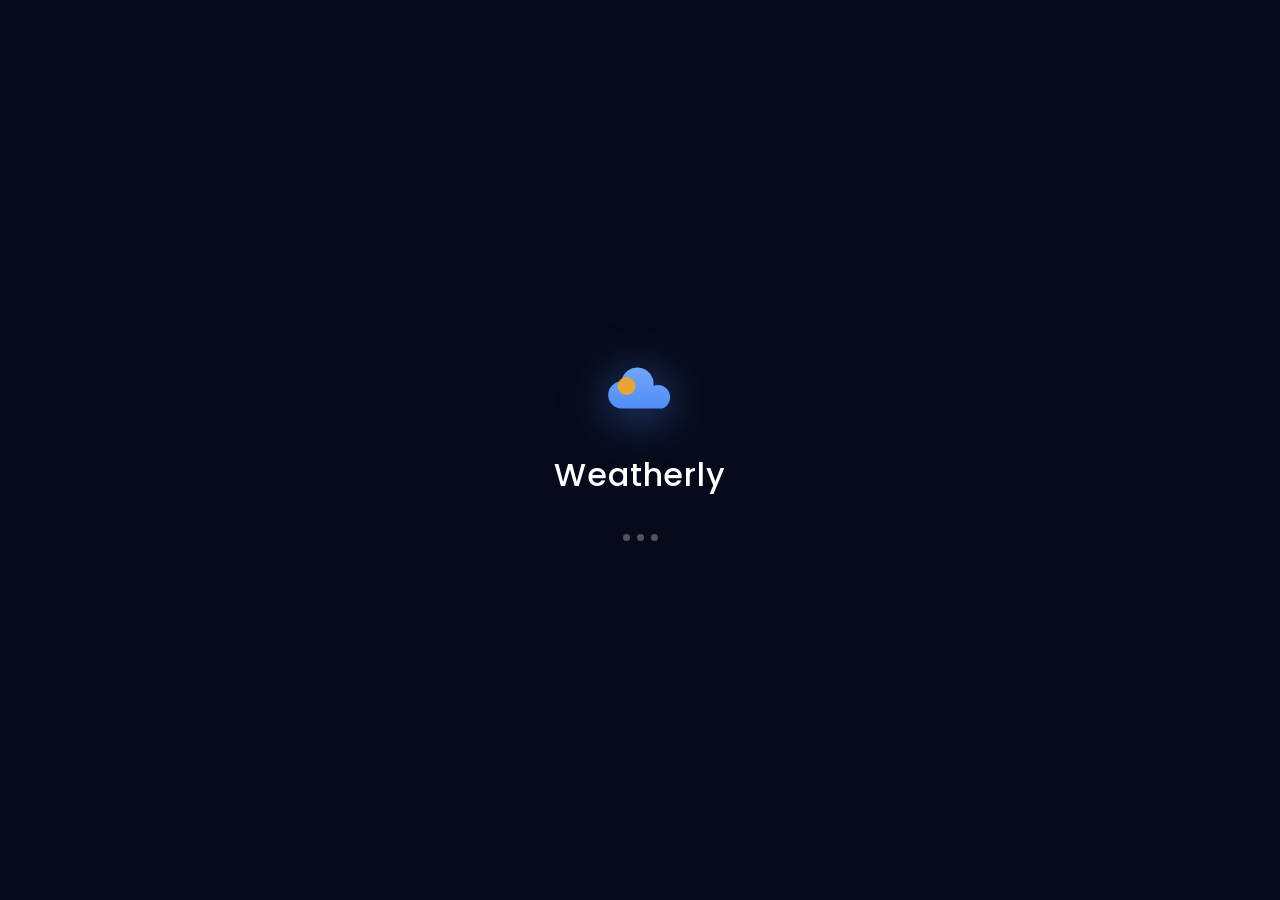
<file: weatherly/index.html>
<!DOCTYPE html>
<html lang="en">
<head>
  <meta charset="UTF-8" />
  <meta name="viewport" content="width=device-width, initial-scale=1.0" />
  <meta name="description" content="Weatherly — Premium weather forecasts for any city worldwide." />
  <title>Weatherly</title>
  <link rel="preconnect" href="https://fonts.googleapis.com" />
  <link rel="preconnect" href="https://fonts.gstatic.com" crossorigin />
  <link href="https://fonts.googleapis.com/css2?family=Poppins:wght@300;400;500;600;700;800&display=swap" rel="stylesheet" />
  <link rel="stylesheet" href="css/style.css" />
  <!-- Record page-load time so splash can enforce a minimum display duration -->
  <script>window._splashStart = Date.now();</script>
</head>
<body>

  <!-- ===== SPLASH SCREEN — visible instantly before any JS runs ===== -->
  <div id="splashScreen" aria-hidden="true" aria-label="Loading Weatherly">
    <div class="splash-logo">
      <div class="splash-cloud-wrap">
        <svg xmlns="http://www.w3.org/2000/svg" viewBox="0 0 32 32" fill="none" class="splash-cloud-svg" aria-hidden="true">
          <path d="M26 22H8a6 6 0 0 1-.3-12A7 7 0 0 1 22 12a5 5 0 0 1 4 10z" fill="#4f8ef7"/>
          <path d="M26 22H8a6 6 0 0 1-.3-12A7 7 0 0 1 22 12a5 5 0 0 1 4 10z" fill="url(#splash-lg)" opacity="0.4"/>
          <circle cx="10" cy="12" r="4" fill="#F5A623" opacity="0.9"/>
          <defs>
            <linearGradient id="splash-lg" x1="0" y1="0" x2="0" y2="1">
              <stop offset="0%" stop-color="#fff" stop-opacity="0.5"/>
              <stop offset="100%" stop-color="#fff" stop-opacity="0"/>
            </linearGradient>
          </defs>
        </svg>
      </div>
      <span class="splash-name">Weatherly</span>
    </div>
    <div class="splash-dots" aria-hidden="true">
      <span></span><span></span><span></span>
    </div>
  </div>

  <!-- ===== HEADER ===== -->
  <header class="app-header" role="banner">
    <div class="header-inner">

      <!-- Hamburger (mobile only) -->
      <button class="hamburger-btn" id="hamburgerBtn" aria-label="Open menu" aria-expanded="false">
        <img src="assets/icons/hamburger.svg" alt="" class="hamburger-icon" aria-hidden="true" />
      </button>

      <!-- Logo (desktop) -->
      <div class="logo" aria-label="Weatherly home">
        <img src="assets/icons/logo-cloud.svg" alt="" class="logo-icon" aria-hidden="true" />
        <span class="logo-text">Weatherly</span>
      </div>

      <!-- Centered title (mobile only) -->
      <span class="header-title-mobile" aria-hidden="true">Weatherly</span>

      <!-- Search (desktop) -->
      <div class="search-wrapper" role="search">
        <form class="search-form" id="searchForm" autocomplete="off">
          <img src="assets/icons/search.svg" alt="" class="search-icon" aria-hidden="true" />
          <input
            type="text"
            id="searchInput"
            class="search-input"
            placeholder="Search for a city..."
            aria-label="Search for a city"
            spellcheck="false"
          />
          <button type="button" class="search-clear-btn" id="searchClearBtn" aria-label="Clear search" hidden>
            <svg viewBox="0 0 24 24" fill="none" width="13" height="13" aria-hidden="true">
              <path d="M18 6L6 18M6 6l12 12" stroke="currentColor" stroke-width="2.5" stroke-linecap="round"/>
            </svg>
          </button>
          <button type="submit" class="search-btn" aria-label="Search">
            <span class="sr-only">Search</span>
          </button>
        </form>
        <!-- Autocomplete dropdown -->
        <ul class="autocomplete-list" id="autocompleteList" role="listbox" aria-label="City suggestions" hidden></ul>
      </div>

      <!-- My Location (beside search bar on desktop) -->
      <button class="location-btn" id="locationBtn" aria-label="Use my current location">
        <img src="assets/icons/location-pin.svg" alt="" class="location-icon" aria-hidden="true" />
        <span class="location-text">My Location</span>
      </button>

      <!-- Desktop navigation tabs (right side of header) -->
      <nav class="header-nav" aria-label="Main navigation">
        <button class="header-nav-item active" data-tab="home" aria-label="Home" aria-current="page">
          <img src="assets/icons/nav-home.svg" alt="" class="header-nav-icon" aria-hidden="true" />
          <span>Home</span>
        </button>
        <button class="header-nav-item" data-tab="search" aria-label="Search">
          <img src="assets/icons/nav-search.svg" alt="" class="header-nav-icon" aria-hidden="true" />
          <span>Search</span>
        </button>
        <button class="header-nav-item" data-tab="favorites" aria-label="Favorites">
          <img src="assets/icons/nav-heart.svg" alt="" class="header-nav-icon" aria-hidden="true" />
          <span>Favorites</span>
        </button>
      </nav>

    </div>
  </header>

  <!-- Mobile search bar (below header, above content) -->
  <div class="mobile-search-bar" role="search" aria-label="Search for a city">
    <div class="mobile-search-inner">
      <form class="search-form" id="mobileSearchForm" autocomplete="off">
        <img src="assets/icons/search.svg" alt="" class="search-icon" aria-hidden="true" />
        <input
          type="text"
          id="mobileSearchInput"
          class="search-input"
          placeholder="Search for a city..."
          aria-label="Search for a city"
          spellcheck="false"
        />
        <button type="button" class="search-clear-btn" id="mobileSearchClearBtn" aria-label="Clear search" hidden>
          <svg viewBox="0 0 24 24" fill="none" width="13" height="13" aria-hidden="true">
            <path d="M18 6L6 18M6 6l12 12" stroke="currentColor" stroke-width="2.5" stroke-linecap="round"/>
          </svg>
        </button>
      </form>
      <ul class="autocomplete-list" id="mobileAutocompleteList" role="listbox" aria-label="City suggestions" hidden></ul>
    </div>
  </div>

  <!-- ===== MAIN CONTENT ===== -->
  <main class="app-main" id="appMain">
    <div class="container">

      <!-- EMPTY STATE — shown before first search -->
      <section class="empty-state" id="emptyState" aria-live="polite">
        <div class="empty-state-icon">
          <img src="assets/icons/partly-cloudy-day.svg" alt="Weather illustration" />
        </div>
        <h2 class="empty-state-title">Welcome to Weatherly</h2>
        <p class="empty-state-text">Get real-time weather for any city in the world.</p>

        <!-- Primary CTA: use current location -->
        <button class="empty-state-location-btn" id="emptyLocationBtn" type="button" aria-label="Use my current location">
          <img src="assets/icons/location-pin.svg" alt="" class="empty-location-icon" aria-hidden="true" />
          Use My Location
        </button>

        <!-- Divider -->
        <div class="empty-state-divider" aria-hidden="true">
          <span class="empty-state-divider-line"></span>
          <span class="empty-state-divider-text">or try a city</span>
          <span class="empty-state-divider-line"></span>
        </div>

        <!-- Popular city quick-picks -->
        <div class="empty-state-cities" role="list" aria-label="Popular cities">
          <button class="empty-city-chip" data-city="London" role="listitem" type="button">London</button>
          <button class="empty-city-chip" data-city="New York" role="listitem" type="button">New York</button>
          <button class="empty-city-chip" data-city="Tokyo" role="listitem" type="button">Tokyo</button>
          <button class="empty-city-chip" data-city="Paris" role="listitem" type="button">Paris</button>
          <button class="empty-city-chip" data-city="Sydney" role="listitem" type="button">Sydney</button>
          <button class="empty-city-chip" data-city="Dubai" role="listitem" type="button">Dubai</button>
        </div>
      </section>

      <!-- ERROR STATE -->
      <div class="error-toast" id="errorToast" role="alert" aria-live="assertive" hidden>
        <img src="assets/icons/alert.svg" alt="" class="error-icon" aria-hidden="true" />
        <span class="error-message" id="errorMessage"></span>
        <button class="error-close" id="errorClose" aria-label="Dismiss error">&times;</button>
      </div>

      <!-- WEATHER CONTENT — hidden until data loads -->
      <div class="weather-content" id="weatherContent" hidden>

        <!-- 1. HERO SECTION -->
        <section class="hero-section" id="heroSection" aria-label="Current weather">
          <div class="hero-bg" id="heroBg" aria-hidden="true">
            <img class="hero-bg-img hero-bg-img--desktop" src="assets/images/hero-desktop.jpg" alt="">
            <img class="hero-bg-img hero-bg-img--mobile"  src="assets/images/hero-mobile.svg"  alt="">
          </div>
          <div class="hero-overlay" aria-hidden="true"></div>
          <div class="hero-body">

            <div class="hero-text">
              <div class="hero-location">
                <img src="assets/icons/location-pin.svg" alt="" class="hero-location-icon" aria-hidden="true" />
                <h1 class="hero-city" id="heroCity">—</h1>
              </div>
              <p class="hero-datetime" id="heroDatetime">—</p>
              <div class="hero-temp-row">
                <span class="hero-temp" id="heroTemp">—</span>
                <span class="hero-unit">°C</span>
              </div>
              <p class="hero-condition" id="heroCondition">—</p>
              <div class="hero-hilo">
                <span class="hero-high" id="heroHigh">
                  <img src="assets/icons/arrow-up.svg" alt="High" class="hilo-icon" aria-hidden="true" /> —
                </span>
                <span class="hero-low" id="heroLow">
                  <img src="assets/icons/arrow-down.svg" alt="Low" class="hilo-icon" aria-hidden="true" /> —
                </span>
              </div>
            </div>

            <div class="hero-illustration" aria-hidden="true">
              <div class="hero-weather-anim" id="heroWeatherIcon" aria-hidden="true"></div>
            </div>

          </div>

          <!-- Three-dots nav button — top-right (mobile only) -->
          <button class="hero-menu-btn" id="heroMenuBtn" aria-label="Open navigation" aria-expanded="false">
            <span class="hero-menu-dot"></span>
            <span class="hero-menu-dot"></span>
            <span class="hero-menu-dot"></span>
          </button>

          <!-- Favorite heart — bottom-right corner of hero card -->
          <button class="hero-fav-btn" id="heroFavBtn" aria-label="Add to favorites" hidden>
            <svg class="hero-fav-icon" viewBox="0 0 24 24" fill="none" stroke="currentColor" stroke-width="2" stroke-linecap="round" stroke-linejoin="round" aria-hidden="true">
              <path d="M20.84 4.61a5.5 5.5 0 0 0-7.78 0L12 5.67l-1.06-1.06a5.5 5.5 0 0 0-7.78 7.78l1.06 1.06L12 21.23l7.78-7.78 1.06-1.06a5.5 5.5 0 0 0 0-7.78z"/>
            </svg>
          </button>
        </section>

        <!-- Floating nav menu (fixed so it's not clipped by hero overflow:hidden) -->
        <div class="hero-nav-menu" id="heroNavMenu" hidden role="menu">
          <button class="hero-nav-option" data-tab="search" role="menuitem">
            <img src="assets/icons/nav-search.svg" class="hero-nav-opt-icon" aria-hidden="true" />
            <span>Search</span>
          </button>
          <button class="hero-nav-option active" data-tab="home" role="menuitem">
            <img src="assets/icons/nav-home.svg" class="hero-nav-opt-icon" aria-hidden="true" />
            <span>Home</span>
          </button>
          <button class="hero-nav-option" data-tab="favorites" role="menuitem">
            <img src="assets/icons/nav-heart.svg" class="hero-nav-opt-icon" aria-hidden="true" />
            <span>Favorites</span>
          </button>
        </div>

        <!-- 2. AIR QUALITY -->
        <section class="bottom-card air-quality-card" aria-label="Air quality">
          <h2 class="card-title">Air Quality</h2>
          <div class="aqi-body">
            <div class="aqi-gauge-wrap">
              <svg class="aqi-gauge" viewBox="0 0 120 120" aria-hidden="true">
                <circle class="aqi-track" cx="60" cy="60" r="50" />
                <circle class="aqi-fill" id="aqiFill" cx="60" cy="60" r="50" />
              </svg>
              <div class="aqi-number-wrap">
                <span class="aqi-number" id="aqiNumber">—</span>
              </div>
            </div>
            <div class="aqi-info">
              <span class="aqi-category" id="aqiCategory">—</span>
              <p class="aqi-description" id="aqiDescription">—</p>
            </div>
          </div>
        </section>

        <!-- 3. HOURLY FORECAST -->
        <section class="forecast-card hourly-section" aria-label="Hourly forecast">
          <div class="card-header">
            <h2 class="card-title">Hourly Forecast</h2>
          </div>
          <div class="hourly-scroll-wrapper">
            <ul class="hourly-list" id="hourlyList" role="list">
              <!-- Populated by ui.js -->
            </ul>
          </div>
        </section>

        <!-- 3. 7-DAY FORECAST -->
        <section class="forecast-card daily-section" aria-label="7-day forecast">
          <div class="card-header">
            <h2 class="card-title">7-Day Forecast</h2>
          </div>
          <ul class="daily-list" id="dailyList" role="list">
            <!-- Populated by ui.js -->
          </ul>
        </section>

        <!-- 4. WEATHER HIGHLIGHTS -->
        <section class="highlights-section" aria-label="Weather highlights">
          <ul class="highlights-grid" id="highlightsGrid">

            <li class="highlight-card" id="hlFeelsLike">
              <div class="highlight-icon-wrap">
                <img src="assets/icons/feels-like.svg" alt="" class="highlight-icon" aria-hidden="true" />
              </div>
              <span class="highlight-label">Feels Like</span>
              <div class="highlight-bottom">
                <span class="highlight-value" id="hlFeelsLikeVal">—</span>
              </div>
            </li>

            <li class="highlight-card" id="hlHumidity">
              <div class="highlight-icon-wrap">
                <img src="assets/icons/humidity.svg" alt="" class="highlight-icon" aria-hidden="true" />
              </div>
              <span class="highlight-label">Humidity</span>
              <div class="highlight-bottom">
                <span class="highlight-value" id="hlHumidityVal">—</span>
              </div>
            </li>

            <li class="highlight-card" id="hlWind">
              <div class="highlight-icon-wrap">
                <img src="assets/icons/wind.svg" alt="" class="highlight-icon" aria-hidden="true" />
              </div>
              <span class="highlight-label">Wind</span>
              <div class="highlight-bottom">
                <span class="highlight-value" id="hlWindVal">—</span>
                <span class="highlight-unit">km/h</span>
              </div>
            </li>

            <li class="highlight-card" id="hlUV">
              <div class="highlight-icon-wrap">
                <img src="assets/icons/uv-index.svg" alt="" class="highlight-icon" aria-hidden="true" />
              </div>
              <span class="highlight-label">UV Index</span>
              <div class="highlight-bottom">
                <span class="highlight-value" id="hlUVVal">—</span>
                <span class="highlight-unit" id="hlUVLabel">—</span>
              </div>
            </li>

            <li class="highlight-card highlight-visibility-card" id="hlVisibility">
              <div class="highlight-icon-wrap">
                <img src="assets/icons/visibility.svg" alt="" class="highlight-icon" aria-hidden="true" />
              </div>
              <span class="highlight-label">Visibility</span>
              <div class="highlight-bottom">
                <span class="highlight-value" id="hlVisibilityVal">—</span>
                <span class="highlight-unit">km</span>
              </div>
            </li>

            <li class="highlight-card" id="hlPressure">
              <div class="highlight-icon-wrap">
                <img src="assets/icons/pressure.svg" alt="" class="highlight-icon" aria-hidden="true" />
              </div>
              <span class="highlight-label">Pressure</span>
              <div class="highlight-bottom">
                <span class="highlight-value" id="hlPressureVal">—</span>
                <span class="highlight-unit">hPa</span>
              </div>
            </li>

          </ul>
        </section>

        <!-- 5. BOTTOM ROW: Sunrise/Sunset + Details -->
        <div class="bottom-row" aria-label="Additional weather details">

          <!-- Sunrise & Sunset -->
          <section class="bottom-card sunrise-card" aria-label="Sunrise and sunset">
            <h2 class="card-title">Sunrise &amp; Sunset</h2>
            <div class="sun-arc-wrap">
              <svg class="sun-arc-svg" viewBox="0 0 280 140" aria-hidden="true">
                <!-- Track arc -->
                <path class="sun-arc-track" d="M 20 130 Q 140 10 260 130" fill="none" />
                <!-- Progress arc (clipped) -->
                <path class="sun-arc-progress" id="sunArcProgress" d="M 20 130 Q 140 10 260 130" fill="none" />
                <!-- Sun dot -->
                <circle class="sun-dot" id="sunDot" cx="20" cy="130" r="8" />
                <!-- Horizon line -->
                <line class="sun-horizon" x1="10" y1="130" x2="270" y2="130" />
              </svg>
              <div class="sun-times">
                <div class="sun-time-item">
                  <img src="assets/icons/sunrise.svg" alt="Sunrise" class="sun-time-icon" />
                  <span class="sun-time-value" id="sunriseTime">—</span>
                </div>
                <div class="sun-time-item sun-time-right">
                  <img src="assets/icons/sunset.svg" alt="Sunset" class="sun-time-icon" />
                  <span class="sun-time-value" id="sunsetTime">—</span>
                </div>
              </div>
            </div>
          </section>

          <!-- Details -->
          <section class="bottom-card details-card" aria-label="Additional details">
            <h2 class="card-title">Details</h2>
            <ul class="details-list">
              <li class="details-row">
                <div class="details-label-wrap">
                  <img src="assets/icons/dew-point.svg" alt="" class="details-icon" aria-hidden="true" />
                  <span class="details-label">Dew Point</span>
                </div>
                <span class="details-value" id="detDewPoint">—</span>
              </li>
              <li class="details-row">
                <div class="details-label-wrap">
                  <img src="assets/icons/cloud-cover.svg" alt="" class="details-icon" aria-hidden="true" />
                  <span class="details-label">Cloud Cover</span>
                </div>
                <span class="details-value" id="detCloudCover">—</span>
              </li>
              <li class="details-row">
                <div class="details-label-wrap">
                  <img src="assets/icons/wind-gust.svg" alt="" class="details-icon" aria-hidden="true" />
                  <span class="details-label">Wind Gust</span>
                </div>
                <span class="details-value" id="detWindGust">—</span>
              </li>
              <li class="details-row">
                <div class="details-label-wrap">
                  <img src="assets/icons/raindrop.svg" alt="" class="details-icon" aria-hidden="true" />
                  <span class="details-label">Chance of Rain</span>
                </div>
                <span class="details-value" id="detRainChance">—</span>
              </li>
            </ul>
          </section>

        </div><!-- /.bottom-row -->

      </div><!-- /#weatherContent -->

      <!-- SEARCH VIEW (replaces Map tab) -->
      <div id="searchView" class="tab-view" hidden>
        <div class="tab-view-header">
          <button class="tab-back-btn" aria-label="Back to home">
            <svg viewBox="0 0 24 24" fill="none" stroke="currentColor" stroke-width="2.5" stroke-linecap="round" stroke-linejoin="round" aria-hidden="true"><path d="M15 18l-6-6 6-6"/></svg>
          </button>
          <h2 class="tab-view-title">Explore Cities</h2>
        </div>
        <div class="search-tab-body">
          <!-- Search input -->
          <div class="search-tab-field">
            <img src="assets/icons/search.svg" alt="" class="search-tab-field-icon" aria-hidden="true" />
            <input type="search" id="searchTabInput" class="search-tab-input" placeholder="Search for a city..." autocomplete="off" aria-label="Search for a city" />
            <button id="searchTabClear" class="search-tab-clear" hidden aria-label="Clear search">✕</button>
          </div>
          <!-- Live results -->
          <ul id="searchTabResults" class="search-tab-results" hidden aria-live="polite"></ul>
          <!-- Recent searches (header row lives inside the list rendered by JS) -->
          <div id="searchTabRecents" class="search-tab-section" hidden>
            <ul id="searchTabRecentList" class="search-tab-list"></ul>
          </div>
          <!-- Popular cities -->
          <div class="search-tab-section">
            <h3 class="search-tab-section-title--light">Popular Cities</h3>
            <div class="search-tab-chips">
              <button class="search-tab-chip" data-city="New York">New York</button>
              <button class="search-tab-chip" data-city="London">London</button>
              <button class="search-tab-chip" data-city="Tokyo">Tokyo</button>
              <button class="search-tab-chip" data-city="Paris">Paris</button>
              <button class="search-tab-chip" data-city="Dubai">Dubai</button>
              <button class="search-tab-chip" data-city="Sydney">Sydney</button>
              <button class="search-tab-chip" data-city="Mumbai">Mumbai</button>
              <button class="search-tab-chip" data-city="Singapore">Singapore</button>
              <button class="search-tab-chip" data-city="Toronto">Toronto</button>
              <button class="search-tab-chip" data-city="Berlin">Berlin</button>
            </div>
          </div>
        </div>
      </div>

      <!-- FAVORITES VIEW (mobile tab) -->
      <div id="favoritesView" class="tab-view" hidden>
        <div class="tab-view-header">
          <button class="tab-back-btn" aria-label="Back to home">
            <svg viewBox="0 0 24 24" fill="none" stroke="currentColor" stroke-width="2.5" stroke-linecap="round" stroke-linejoin="round" aria-hidden="true"><path d="M15 18l-6-6 6-6"/></svg>
          </button>
          <h2 class="tab-view-title">Favorites</h2>
        </div>
        <div id="favoritesList" class="favorites-list">
          <div class="favorites-empty-state">
            <svg viewBox="0 0 64 64" fill="none" xmlns="http://www.w3.org/2000/svg" class="favorites-empty-icon">
              <path d="M32 54L10 34C5 29 5 21 10 16C15 11 23 11 28 16L32 20L36 16C41 11 49 11 54 16C59 21 59 29 54 34L32 54Z" stroke="#90caf9" stroke-width="2.5" fill="none"/>
            </svg>
            <p>No favorites yet. Search for a city and tap the heart to save it.</p>
          </div>
        </div>
        <button class="fav-save-btn" id="favSaveBtn" hidden>
          <svg viewBox="0 0 24 24" fill="currentColor" width="18" height="18"><path d="M12 21.35l-1.45-1.32C5.4 15.36 2 12.28 2 8.5 2 5.42 4.42 3 7.5 3c1.74 0 3.41.81 4.5 2.09C13.09 3.81 14.76 3 16.5 3 19.58 3 22 5.42 22 8.5c0 3.78-3.4 6.86-8.55 11.54L12 21.35z"/></svg>
          Save <span id="favSaveCityName"></span> to Favorites
        </button>
      </div>


      <!-- SKELETON LOADERS -->
      <div class="skeleton-content" id="skeletonContent" hidden aria-hidden="true">
        <div class="skeleton skeleton-hero"></div>
        <div class="skeleton-highlights">
          <div class="skeleton skeleton-hl"></div>
          <div class="skeleton skeleton-hl"></div>
          <div class="skeleton skeleton-hl"></div>
          <div class="skeleton skeleton-hl"></div>
          <div class="skeleton skeleton-hl"></div>
          <div class="skeleton skeleton-hl"></div>
        </div>
        <div class="skeleton skeleton-card"></div>
        <div class="skeleton skeleton-card"></div>
        <div class="skeleton-bottom">
          <div class="skeleton skeleton-bot"></div>
          <div class="skeleton skeleton-bot"></div>
          <div class="skeleton skeleton-bot"></div>
        </div>
      </div>

    </div><!-- /.container -->
  </main>

  <!-- ===== FOOTER ===== -->
  <footer class="app-footer" role="contentinfo">
    <div class="footer-inner">
      <div class="footer-logo">
        <img src="assets/icons/logo-cloud.svg" alt="" class="footer-logo-icon" aria-hidden="true" />
        <span class="footer-logo-text">Weatherly</span>
      </div>
      <p class="footer-copy">&copy; 2025 Weatherly. All rights reserved.</p>
      <nav class="footer-links" aria-label="Footer navigation">
        <a href="#" class="footer-link">Privacy Policy</a>
        <span class="footer-sep" aria-hidden="true">&middot;</span>
        <a href="#" class="footer-link">Terms of Service</a>
      </nav>
    </div>
  </footer>

  <!-- ===== MOBILE BOTTOM NAV ===== -->
  <nav class="mobile-nav" id="mobileNav" aria-label="Mobile navigation">
    <button class="mobile-nav-item" data-tab="search" aria-label="Search">
      <img src="assets/icons/nav-search.svg" alt="" class="mobile-nav-icon" aria-hidden="true" />
      <span class="mobile-nav-label">Search</span>
    </button>
    <button class="mobile-nav-item active" data-tab="home" aria-label="Home" aria-current="page">
      <img src="assets/icons/nav-home.svg" alt="" class="mobile-nav-icon" aria-hidden="true" />
      <span class="mobile-nav-label">Home</span>
    </button>
    <button class="mobile-nav-item" data-tab="favorites" aria-label="Favorites">
      <img src="assets/icons/nav-heart.svg" alt="" class="mobile-nav-icon" aria-hidden="true" />
      <span class="mobile-nav-label">Favorites</span>
    </button>
  </nav>

  <!-- ===== SCRIPTS ===== -->
  <script src="js/sounds.js"></script>
  <script src="js/forecast.js"></script>
  <script src="js/api.js"></script>
  <script src="js/geolocation.js"></script>
  <script src="js/search.js"></script>
  <script src="js/ui.js"></script>
  <script src="js/app.js"></script>

</body>
</html>
</file>
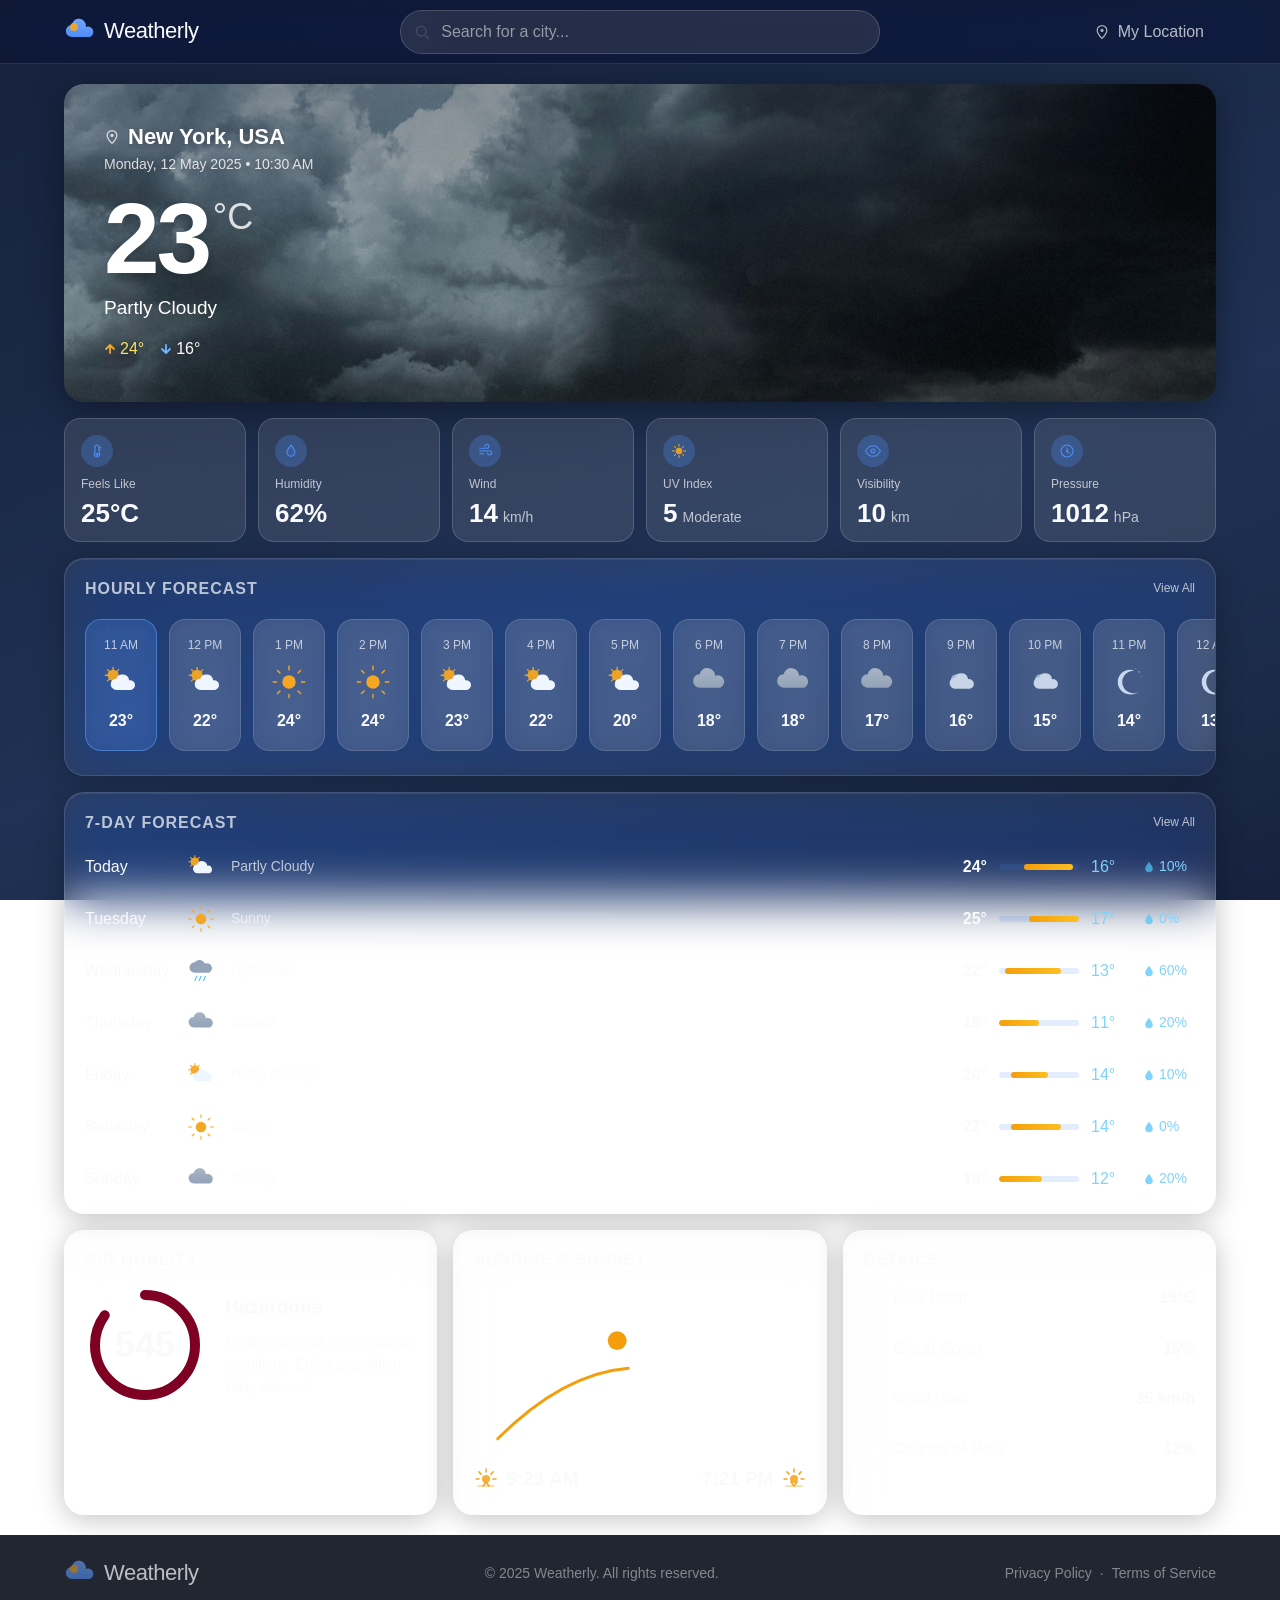
<file: weatherly/demo.html>
<!DOCTYPE html>
<html lang="en">
<head>
  <meta charset="UTF-8" />
  <meta name="viewport" content="width=device-width, initial-scale=1.0" />
  <title>Weatherly — Demo</title>
  <link rel="preconnect" href="https://fonts.googleapis.com" />
  <link rel="preconnect" href="https://fonts.gstatic.com" crossorigin />
  <link href="https://fonts.googleapis.com/css2?family=Inter:wght@300;400;500;600;700&display=swap" rel="stylesheet" />
  <link rel="stylesheet" href="css/style.css" />
</head>
<body>

  <header class="app-header" role="banner">
    <div class="header-inner">
      <button class="hamburger-btn" aria-label="Open menu">
        <img src="assets/icons/hamburger.svg" alt="" class="hamburger-icon" aria-hidden="true" />
      </button>
      <div class="logo">
        <img src="assets/icons/logo-cloud.svg" alt="" class="logo-icon" aria-hidden="true" />
        <span class="logo-text">Weatherly</span>
      </div>
      <span class="header-title-mobile" aria-hidden="true">Weatherly</span>
      <div class="search-wrapper" role="search">
        <form class="search-form" id="searchForm" autocomplete="off">
          <img src="assets/icons/search.svg" alt="" class="search-icon" aria-hidden="true" />
          <input type="text" id="searchInput" class="search-input" placeholder="Search for a city..." aria-label="Search for a city" spellcheck="false" />
          <button type="submit" class="search-btn" aria-label="Search"><span class="sr-only">Search</span></button>
        </form>
        <ul class="autocomplete-list" id="autocompleteList" role="listbox" hidden></ul>
      </div>
      <button class="location-btn" id="locationBtn" aria-label="Use my current location">
        <img src="assets/icons/location-pin.svg" alt="" class="location-icon" aria-hidden="true" />
        <span class="location-text">My Location</span>
      </button>
    </div>
  </header>

  <!-- Mobile search bar -->
  <div class="mobile-search-bar">
    <form class="search-form" autocomplete="off">
      <img src="assets/icons/search.svg" alt="" class="search-icon" aria-hidden="true" />
      <input type="text" class="search-input" placeholder="Search for a city..." aria-label="Search for a city" />
    </form>
  </div>

  <main class="app-main" id="appMain">
    <div class="container">
      <section class="empty-state" id="emptyState" aria-live="polite" hidden></section>
      <div class="error-toast" id="errorToast" role="alert" aria-live="assertive" hidden>
        <img src="assets/icons/alert.svg" alt="" class="error-icon" aria-hidden="true" />
        <span class="error-message" id="errorMessage"></span>
        <button class="error-close" id="errorClose" aria-label="Dismiss error">&times;</button>
      </div>

      <div class="weather-content" id="weatherContent">

        <section class="hero-section" id="heroSection" aria-label="Current weather">
          <div class="hero-bg" id="heroBg" aria-hidden="true">
            <img class="hero-bg-img hero-bg-img--desktop" src="assets/images/hero-desktop.jpg" alt="">
            <img class="hero-bg-img hero-bg-img--mobile"  src="assets/images/hero-mobile.svg"  alt="">
          </div>
          <div class="hero-overlay" aria-hidden="true"></div>
          <div class="hero-body">
            <div class="hero-text">
              <div class="hero-location">
                <img src="assets/icons/location-pin.svg" alt="" class="hero-location-icon" aria-hidden="true" />
                <h1 class="hero-city" id="heroCity">New York, USA</h1>
              </div>
              <p class="hero-datetime" id="heroDatetime">Monday, 12 May 2025 • 10:30 AM</p>
              <div class="hero-temp-row">
                <span class="hero-temp" id="heroTemp">23</span>
                <span class="hero-unit">°C</span>
              </div>
              <p class="hero-condition" id="heroCondition">Partly Cloudy</p>
              <div class="hero-hilo">
                <span class="hero-high" id="heroHigh">
                  <img src="assets/icons/arrow-up.svg" alt="High" class="hilo-icon" /> 24°
                </span>
                <span class="hero-low" id="heroLow">
                  <img src="assets/icons/arrow-down.svg" alt="Low" class="hilo-icon" /> 16°
                </span>
              </div>
            </div>
            <div class="hero-illustration" aria-hidden="true">
              <img src="assets/icons/partly-cloudy-day.svg" alt="" class="hero-weather-icon" id="heroWeatherIcon" />
            </div>
          </div>
        </section>

        <section class="highlights-section" aria-label="Weather highlights">
          <ul class="highlights-grid" id="highlightsGrid">
            <li class="highlight-card">
              <div class="highlight-icon-wrap"><img src="assets/icons/feels-like.svg" alt="" class="highlight-icon" /></div>
              <span class="highlight-label">Feels Like</span>
              <div class="highlight-bottom">
                <span class="highlight-value">25°C</span>
              </div>
            </li>
            <li class="highlight-card">
              <div class="highlight-icon-wrap"><img src="assets/icons/humidity.svg" alt="" class="highlight-icon" /></div>
              <span class="highlight-label">Humidity</span>
              <div class="highlight-bottom">
                <span class="highlight-value">62%</span>
              </div>
            </li>
            <li class="highlight-card">
              <div class="highlight-icon-wrap"><img src="assets/icons/wind.svg" alt="" class="highlight-icon" /></div>
              <span class="highlight-label">Wind</span>
              <div class="highlight-bottom">
                <span class="highlight-value">14</span>
                <span class="highlight-unit">km/h</span>
              </div>
            </li>
            <li class="highlight-card">
              <div class="highlight-icon-wrap"><img src="assets/icons/uv-index.svg" alt="" class="highlight-icon" /></div>
              <span class="highlight-label">UV Index</span>
              <div class="highlight-bottom">
                <span class="highlight-value">5</span>
                <span class="highlight-unit">Moderate</span>
              </div>
            </li>
            <li class="highlight-card highlight-visibility-card">
              <div class="highlight-icon-wrap"><img src="assets/icons/visibility.svg" alt="" class="highlight-icon" /></div>
              <span class="highlight-label">Visibility</span>
              <div class="highlight-bottom">
                <span class="highlight-value">10</span>
                <span class="highlight-unit">km</span>
              </div>
            </li>
            <li class="highlight-card">
              <div class="highlight-icon-wrap"><img src="assets/icons/pressure.svg" alt="" class="highlight-icon" /></div>
              <span class="highlight-label">Pressure</span>
              <div class="highlight-bottom">
                <span class="highlight-value">1012</span>
                <span class="highlight-unit">hPa</span>
              </div>
            </li>
          </ul>
        </section>

        <section class="forecast-card hourly-section" aria-label="Hourly forecast">
          <div class="card-header">
            <h2 class="card-title">Hourly Forecast</h2>
            <a href="#" class="card-view-all">View All</a>
          </div>
          <div class="hourly-scroll-wrapper">
            <ul class="hourly-list" id="hourlyList" role="list">
              <li class="hour-card current"><span class="hour-time">11 AM</span><img class="hour-icon" src="assets/icons/partly-cloudy-day.svg" alt="" /><span class="hour-temp">23°</span></li>
              <li class="hour-card"><span class="hour-time">12 PM</span><img class="hour-icon" src="assets/icons/partly-cloudy-day.svg" alt="" /><span class="hour-temp">22°</span></li>
              <li class="hour-card"><span class="hour-time">1 PM</span><img class="hour-icon" src="assets/icons/clear-day.svg" alt="" /><span class="hour-temp">24°</span></li>
              <li class="hour-card"><span class="hour-time">2 PM</span><img class="hour-icon" src="assets/icons/clear-day.svg" alt="" /><span class="hour-temp">24°</span></li>
              <li class="hour-card"><span class="hour-time">3 PM</span><img class="hour-icon" src="assets/icons/partly-cloudy-day.svg" alt="" /><span class="hour-temp">23°</span></li>
              <li class="hour-card"><span class="hour-time">4 PM</span><img class="hour-icon" src="assets/icons/partly-cloudy-day.svg" alt="" /><span class="hour-temp">22°</span></li>
              <li class="hour-card"><span class="hour-time">5 PM</span><img class="hour-icon" src="assets/icons/partly-cloudy-day.svg" alt="" /><span class="hour-temp">20°</span></li>
              <li class="hour-card"><span class="hour-time">6 PM</span><img class="hour-icon" src="assets/icons/cloudy.svg" alt="" /><span class="hour-temp">18°</span></li>
              <li class="hour-card"><span class="hour-time">7 PM</span><img class="hour-icon" src="assets/icons/cloudy.svg" alt="" /><span class="hour-temp">18°</span></li>
              <li class="hour-card"><span class="hour-time">8 PM</span><img class="hour-icon" src="assets/icons/cloudy.svg" alt="" /><span class="hour-temp">17°</span></li>
              <li class="hour-card"><span class="hour-time">9 PM</span><img class="hour-icon" src="assets/icons/partly-cloudy-night.svg" alt="" /><span class="hour-temp">16°</span></li>
              <li class="hour-card"><span class="hour-time">10 PM</span><img class="hour-icon" src="assets/icons/partly-cloudy-night.svg" alt="" /><span class="hour-temp">15°</span></li>
              <li class="hour-card"><span class="hour-time">11 PM</span><img class="hour-icon" src="assets/icons/clear-night.svg" alt="" /><span class="hour-temp">14°</span></li>
              <li class="hour-card"><span class="hour-time">12 AM</span><img class="hour-icon" src="assets/icons/clear-night.svg" alt="" /><span class="hour-temp">13°</span></li>
              <li class="hour-card"><span class="hour-time">1 AM</span><img class="hour-icon" src="assets/icons/clear-night.svg" alt="" /><span class="hour-temp">12°</span></li>
              <li class="hour-card"><span class="hour-time">2 AM</span><img class="hour-icon" src="assets/icons/clear-night.svg" alt="" /><span class="hour-temp">12°</span></li>
              <li class="hour-card"><span class="hour-time">3 AM</span><img class="hour-icon" src="assets/icons/clear-night.svg" alt="" /><span class="hour-temp">11°</span></li>
              <li class="hour-card"><span class="hour-time">4 AM</span><img class="hour-icon" src="assets/icons/clear-night.svg" alt="" /><span class="hour-temp">11°</span></li>
              <li class="hour-card"><span class="hour-time">5 AM</span><img class="hour-icon" src="assets/icons/clear-night.svg" alt="" /><span class="hour-temp">11°</span></li>
              <li class="hour-card"><span class="hour-time">6 AM</span><img class="hour-icon" src="assets/icons/partly-cloudy-day.svg" alt="" /><span class="hour-temp">12°</span></li>
              <li class="hour-card"><span class="hour-time">7 AM</span><img class="hour-icon" src="assets/icons/partly-cloudy-day.svg" alt="" /><span class="hour-temp">14°</span></li>
              <li class="hour-card"><span class="hour-time">8 AM</span><img class="hour-icon" src="assets/icons/partly-cloudy-day.svg" alt="" /><span class="hour-temp">16°</span></li>
              <li class="hour-card"><span class="hour-time">9 AM</span><img class="hour-icon" src="assets/icons/clear-day.svg" alt="" /><span class="hour-temp">18°</span></li>
              <li class="hour-card"><span class="hour-time">10 AM</span><img class="hour-icon" src="assets/icons/clear-day.svg" alt="" /><span class="hour-temp">21°</span></li>
            </ul>
          </div>
        </section>

        <section class="forecast-card daily-section" aria-label="7-day forecast">
          <div class="card-header">
            <h2 class="card-title">7-Day Forecast</h2>
            <a href="#" class="card-view-all">View All</a>
          </div>
          <ul class="daily-list" id="dailyList" role="list">
            <li class="day-row"><span class="day-name"><span class="day-name-long">Today</span><span class="day-name-short">Today</span></span><img class="day-icon" src="assets/icons/partly-cloudy-day.svg" alt="" /><span class="day-condition">Partly Cloudy</span><span class="day-high">24°</span><div class="day-temp-bar-track"><div class="day-temp-bar-fill" style="margin-left:31%;width:62%;"></div></div><span class="day-low">16°</span><span class="day-rain"><img class="day-rain-icon" src="assets/icons/raindrop.svg" alt="" />10%</span></li>
            <li class="day-row"><span class="day-name"><span class="day-name-long">Tuesday</span><span class="day-name-short">Tue</span></span><img class="day-icon" src="assets/icons/clear-day.svg" alt="" /><span class="day-condition">Sunny</span><span class="day-high">25°</span><div class="day-temp-bar-track"><div class="day-temp-bar-fill" style="margin-left:38%;width:62%;"></div></div><span class="day-low">17°</span><span class="day-rain"><img class="day-rain-icon" src="assets/icons/raindrop.svg" alt="" />0%</span></li>
            <li class="day-row"><span class="day-name"><span class="day-name-long">Wednesday</span><span class="day-name-short">Wed</span></span><img class="day-icon" src="assets/icons/rain.svg" alt="" /><span class="day-condition">Light Rain</span><span class="day-high">22°</span><div class="day-temp-bar-track"><div class="day-temp-bar-fill" style="margin-left:8%;width:69%;"></div></div><span class="day-low">13°</span><span class="day-rain"><img class="day-rain-icon" src="assets/icons/raindrop.svg" alt="" />60%</span></li>
            <li class="day-row"><span class="day-name"><span class="day-name-long">Thursday</span><span class="day-name-short">Thu</span></span><img class="day-icon" src="assets/icons/cloudy.svg" alt="" /><span class="day-condition">Cloudy</span><span class="day-high">18°</span><div class="day-temp-bar-track"><div class="day-temp-bar-fill" style="margin-left:0%;width:50%;"></div></div><span class="day-low">11°</span><span class="day-rain"><img class="day-rain-icon" src="assets/icons/raindrop.svg" alt="" />20%</span></li>
            <li class="day-row"><span class="day-name"><span class="day-name-long">Friday</span><span class="day-name-short">Fri</span></span><img class="day-icon" src="assets/icons/partly-cloudy-day.svg" alt="" /><span class="day-condition">Partly Cloudy</span><span class="day-high">20°</span><div class="day-temp-bar-track"><div class="day-temp-bar-fill" style="margin-left:15%;width:46%;"></div></div><span class="day-low">14°</span><span class="day-rain"><img class="day-rain-icon" src="assets/icons/raindrop.svg" alt="" />10%</span></li>
            <li class="day-row"><span class="day-name"><span class="day-name-long">Saturday</span><span class="day-name-short">Sat</span></span><img class="day-icon" src="assets/icons/clear-day.svg" alt="" /><span class="day-condition">Sunny</span><span class="day-high">22°</span><div class="day-temp-bar-track"><div class="day-temp-bar-fill" style="margin-left:15%;width:62%;"></div></div><span class="day-low">14°</span><span class="day-rain"><img class="day-rain-icon" src="assets/icons/raindrop.svg" alt="" />0%</span></li>
            <li class="day-row"><span class="day-name"><span class="day-name-long">Sunday</span><span class="day-name-short">Sun</span></span><img class="day-icon" src="assets/icons/cloudy.svg" alt="" /><span class="day-condition">Cloudy</span><span class="day-high">19°</span><div class="day-temp-bar-track"><div class="day-temp-bar-fill" style="margin-left:0%;width:54%;"></div></div><span class="day-low">12°</span><span class="day-rain"><img class="day-rain-icon" src="assets/icons/raindrop.svg" alt="" />20%</span></li>
          </ul>
        </section>

        <div class="bottom-row">
          <section class="bottom-card air-quality-card" aria-label="Air quality">
            <h2 class="card-title">Air Quality</h2>
            <div class="aqi-body">
              <div class="aqi-gauge-wrap">
                <svg class="aqi-gauge" viewBox="0 0 120 120" aria-hidden="true">
                  <circle class="aqi-track" cx="60" cy="60" r="50" />
                  <circle class="aqi-fill" id="aqiFill" cx="60" cy="60" r="50" style="stroke-dasharray:314;stroke-dashoffset:47;stroke:#7e0023;" />
                </svg>
                <div class="aqi-number-wrap"><span class="aqi-number" id="aqiNumber">545</span></div>
              </div>
              <div class="aqi-info">
                <span class="aqi-category" id="aqiCategory">Hazardous</span>
                <p class="aqi-description" id="aqiDescription">Health warnings of emergency conditions. Entire population likely affected.</p>
              </div>
            </div>
          </section>

          <section class="bottom-card sunrise-card" aria-label="Sunrise and sunset">
            <h2 class="card-title">Sunrise &amp; Sunset</h2>
            <div class="sun-arc-wrap">
              <svg class="sun-arc-svg" viewBox="0 0 280 140" aria-hidden="true">
                <path class="sun-arc-track" d="M 20 130 Q 140 10 260 130" fill="none" />
                <path class="sun-arc-progress" id="sunArcProgress" d="M 20 130 Q 140 10 260 130" fill="none" style="stroke-dasharray:128 320;stroke-dashoffset:0;" />
                <circle class="sun-dot" id="sunDot" cx="121" cy="47" r="8" />
                <line class="sun-horizon" x1="10" y1="130" x2="270" y2="130" />
              </svg>
              <div class="sun-times">
                <div class="sun-time-item">
                  <img src="assets/icons/sunrise.svg" alt="Sunrise" class="sun-time-icon" />
                  <span class="sun-time-value" id="sunriseTime">5:23 AM</span>
                </div>
                <div class="sun-time-item sun-time-right">
                  <img src="assets/icons/sunset.svg" alt="Sunset" class="sun-time-icon" />
                  <span class="sun-time-value" id="sunsetTime">7:21 PM</span>
                </div>
              </div>
            </div>
          </section>

          <section class="bottom-card details-card" aria-label="Additional details">
            <h2 class="card-title">Details</h2>
            <ul class="details-list">
              <li class="details-row">
                <div class="details-label-wrap"><img src="assets/icons/dew-point.svg" alt="" class="details-icon" /><span class="details-label">Dew Point</span></div>
                <span class="details-value">19°C</span>
              </li>
              <li class="details-row">
                <div class="details-label-wrap"><img src="assets/icons/cloud-cover.svg" alt="" class="details-icon" /><span class="details-label">Cloud Cover</span></div>
                <span class="details-value">15%</span>
              </li>
              <li class="details-row">
                <div class="details-label-wrap"><img src="assets/icons/wind-gust.svg" alt="" class="details-icon" /><span class="details-label">Wind Gust</span></div>
                <span class="details-value">35 km/h</span>
              </li>
              <li class="details-row">
                <div class="details-label-wrap"><img src="assets/icons/raindrop.svg" alt="" class="details-icon" /><span class="details-label">Chance of Rain</span></div>
                <span class="details-value">12%</span>
              </li>
            </ul>
          </section>
        </div>

      </div>

      <!-- MAP VIEW (mobile tab) -->
      <div id="mapView" class="tab-view" hidden>
        <div class="tab-view-header">
          <h2 class="tab-view-title">Weather Map</h2>
        </div>
        <div class="map-area">
          <div class="map-placeholder-card">
            <svg class="map-placeholder-icon" viewBox="0 0 64 64" fill="none" xmlns="http://www.w3.org/2000/svg">
              <path d="M32 6C21 6 12 15 12 26C12 40 32 58 32 58C32 58 52 40 52 26C52 15 43 6 32 6Z" stroke="#90caf9" stroke-width="2.5" fill="none"/>
              <circle cx="32" cy="26" r="7" stroke="#90caf9" stroke-width="2.5" fill="none"/>
            </svg>
            <p class="map-placeholder-label" id="mapCityLabel">New York, USA</p>
            <a class="map-open-btn" id="mapOpenBtn" href="https://www.openstreetmap.org/?mlat=40.7128&mlon=-74.0060#map=12/40.7128/-74.0060" target="_blank" rel="noopener">Open New York in Maps</a>
          </div>
        </div>
      </div>

      <!-- FAVORITES VIEW (mobile tab) -->
      <div id="favoritesView" class="tab-view" hidden>
        <div class="tab-view-header">
          <h2 class="tab-view-title">Favorites</h2>
        </div>
        <div id="favoritesList" class="favorites-list">
          <div class="favorites-empty-state">
            <svg viewBox="0 0 64 64" fill="none" xmlns="http://www.w3.org/2000/svg" class="favorites-empty-icon">
              <path d="M32 54L10 34C5 29 5 21 10 16C15 11 23 11 28 16L32 20L36 16C41 11 49 11 54 16C59 21 59 29 54 34L32 54Z" stroke="#90caf9" stroke-width="2.5" fill="none"/>
            </svg>
            <p>No favorites yet. Search for a city and tap the heart to save it.</p>
          </div>
        </div>
        <button class="fav-save-btn" id="favSaveBtn">
          <svg viewBox="0 0 24 24" fill="currentColor" width="18" height="18"><path d="M12 21.35l-1.45-1.32C5.4 15.36 2 12.28 2 8.5 2 5.42 4.42 3 7.5 3c1.74 0 3.41.81 4.5 2.09C13.09 3.81 14.76 3 16.5 3 19.58 3 22 5.42 22 8.5c0 3.78-3.4 6.86-8.55 11.54L12 21.35z"/></svg>
          Save <span id="favSaveCityName">New York</span> to Favorites
        </button>
      </div>

      <!-- SETTINGS VIEW (mobile tab) -->
      <div id="settingsView" class="tab-view" hidden>
        <div class="tab-view-header">
          <h2 class="tab-view-title">Settings</h2>
        </div>
        <div class="settings-list">
          <div class="settings-row">
            <span class="settings-label">Temperature Unit</span>
            <div class="settings-toggle-group">
              <button class="settings-toggle active" id="unitCelsius">°C</button>
              <button class="settings-toggle" id="unitFahrenheit">°F</button>
            </div>
          </div>
          <div class="settings-row">
            <span class="settings-label">Wind Speed Unit</span>
            <div class="settings-toggle-group">
              <button class="settings-toggle active" id="windKmh">km/h</button>
              <button class="settings-toggle" id="windMph">mph</button>
            </div>
          </div>
          <div class="settings-row">
            <span class="settings-label">About</span>
            <span class="settings-value">Weatherly v1.0</span>
          </div>
        </div>
      </div>

      <div class="skeleton-content" id="skeletonContent" hidden></div>
    </div>
  </main>

  <footer class="app-footer" role="contentinfo">
    <div class="footer-inner">
      <div class="footer-logo">
        <img src="assets/icons/logo-cloud.svg" alt="" class="footer-logo-icon" />
        <span class="footer-logo-text">Weatherly</span>
      </div>
      <p class="footer-copy">&copy; 2025 Weatherly. All rights reserved.</p>
      <nav class="footer-links">
        <a href="#" class="footer-link">Privacy Policy</a>
        <span class="footer-sep">&middot;</span>
        <a href="#" class="footer-link">Terms of Service</a>
      </nav>
    </div>
  </footer>

  <nav class="mobile-nav" id="mobileNav">
    <button class="mobile-nav-item active" data-tab="home">
      <img src="assets/icons/nav-home.svg" alt="" class="mobile-nav-icon" />
      <span class="mobile-nav-label">Home</span>
    </button>
    <button class="mobile-nav-item" data-tab="map">
      <img src="assets/icons/nav-map.svg" alt="" class="mobile-nav-icon" />
      <span class="mobile-nav-label">Map</span>
    </button>
    <button class="mobile-nav-item" data-tab="favorites">
      <img src="assets/icons/nav-heart.svg" alt="" class="mobile-nav-icon" />
      <span class="mobile-nav-label">Favorites</span>
    </button>
    <button class="mobile-nav-item" data-tab="settings">
      <img src="assets/icons/nav-settings.svg" alt="" class="mobile-nav-icon" />
      <span class="mobile-nav-label">Settings</span>
    </button>
  </nav>

</body>
</html>
</file>
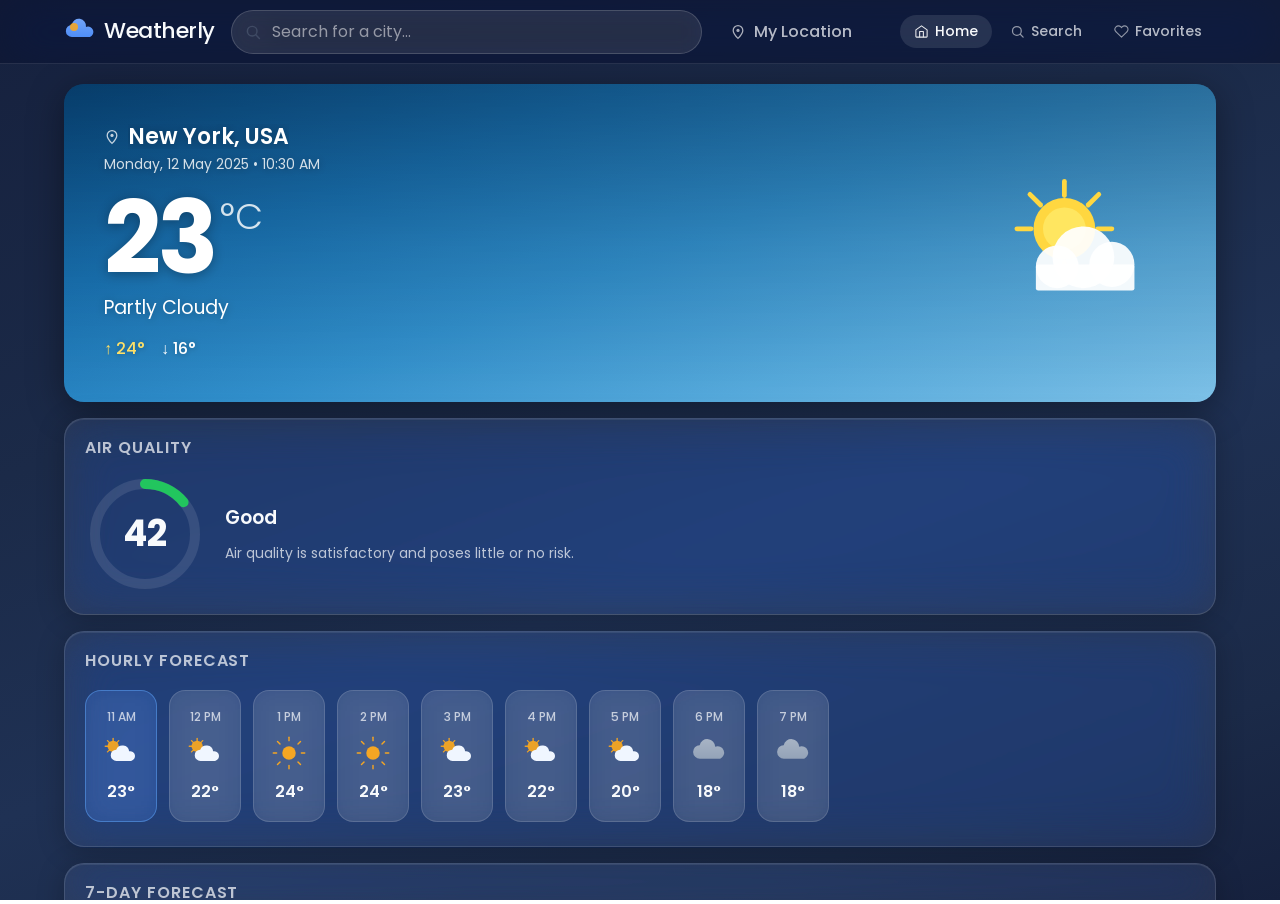
<file: weatherly/test-render.html>
<!DOCTYPE html>
<html>
<head><meta charset="UTF-8"/><title>Test render</title></head>
<body>
<script>
/* Load the app in an iframe with mock data injected after DOM ready */
const iframe = document.createElement('iframe');
iframe.src = 'index.html';
iframe.style.width = '100vw';
iframe.style.height = '100vh';
iframe.style.border = 'none';
document.body.style.margin = '0';
document.body.appendChild(iframe);

iframe.addEventListener('load', () => {
  const win = iframe.contentWindow;

  /* Mock data matching New York reference values */
  const mockWeather = {
    current: {
      city: 'New York', country: 'USA',
      datetime: 'Monday, 12 May 2025 • 10:30 AM',
      temp: 23, condition: 'Partly Cloudy',
      iconPath: 'assets/icons/partly-cloudy-day.svg',
      high: 24, low: 16,
    },
    highlights: {
      feelsLike: 25, humidity: 62, wind: 14,
      uvIndex: 5, uvLabel: 'Moderate',
      visibility: 10, pressure: 1012,
    },
    hourly: [
      { time:'11 AM', temp:23, iconPath:'assets/icons/partly-cloudy-day.svg', isCurrent:true },
      { time:'12 PM', temp:22, iconPath:'assets/icons/partly-cloudy-day.svg', isCurrent:false },
      { time:'1 PM',  temp:24, iconPath:'assets/icons/clear-day.svg', isCurrent:false },
      { time:'2 PM',  temp:24, iconPath:'assets/icons/clear-day.svg', isCurrent:false },
      { time:'3 PM',  temp:23, iconPath:'assets/icons/partly-cloudy-day.svg', isCurrent:false },
      { time:'4 PM',  temp:22, iconPath:'assets/icons/partly-cloudy-day.svg', isCurrent:false },
      { time:'5 PM',  temp:20, iconPath:'assets/icons/partly-cloudy-day.svg', isCurrent:false },
      { time:'6 PM',  temp:18, iconPath:'assets/icons/cloudy.svg', isCurrent:false },
      { time:'7 PM',  temp:18, iconPath:'assets/icons/cloudy.svg', isCurrent:false },
    ],
    daily: [
      { label:'Monday',    condition:'Partly Cloudy', iconPath:'assets/icons/partly-cloudy-day.svg', high:24, low:16, rainChance:0,  barOffset:26, barWidth:16 },
      { label:'Tuesday',   condition:'Sunny',         iconPath:'assets/icons/clear-day.svg',          high:25, low:17, rainChance:0,  barOffset:28, barWidth:16 },
      { label:'Wednesday', condition:'Light Rain',    iconPath:'assets/icons/rain.svg',               high:22, low:13, rainChance:60, barOffset:22, barWidth:18 },
      { label:'Thursday',  condition:'Cloudy',        iconPath:'assets/icons/cloudy.svg',             high:18, low:13, rainChance:20, barOffset:22, barWidth:10 },
      { label:'Friday',    condition:'Partly Cloudy', iconPath:'assets/icons/partly-cloudy-day.svg', high:20, low:14, rainChance:10, barOffset:24, barWidth:12 },
      { label:'Saturday',  condition:'Sunny',         iconPath:'assets/icons/clear-day.svg',          high:22, low:14, rainChance:0,  barOffset:24, barWidth:16 },
      { label:'Sunday',    condition:'Cloudy',        iconPath:'assets/icons/cloudy.svg',             high:19, low:12, rainChance:20, barOffset:20, barWidth:14 },
    ],
    sun: { sunrise:'5:43 AM', sunset:'8:12 PM', progress: 0.4 },
    details: { dewPoint:15, cloudCover:40, windGust:22, rainChance:20 },
  };

  try {
    win.renderHero(mockWeather.current);
    win.renderHighlights(mockWeather.highlights);
    win.renderHourly(mockWeather.hourly);
    win.renderDaily(mockWeather.daily);
    win.renderAirQuality(42);
    win.renderSunriseSunset(mockWeather.sun);
    win.renderDetails(mockWeather.details);
    win.showWeather();
    console.log('Mock data rendered successfully');
  } catch(e) {
    console.error('Render error:', e);
  }
});
</script>
</body>
</html>
</file>
<file: weatherly/css/style.css>
/* =========================================================
   STYLE.CSS — global reset + import chain entry point
   ========================================================= */

@import url('variables.css');
@import url('layout.css');
@import url('components.css');

/* ----- [hidden] must beat any display:flex / display:grid rules ----- */
[hidden] {
  display: none !important;
}

/* ----- Box model reset ----- */
*, *::before, *::after {
  box-sizing: border-box;
  margin: 0;
  padding: 0;
}

/* ----- Base ----- */
html {
  scroll-behavior: smooth;
  -webkit-text-size-adjust: 100%;
}

body {
  font-family: var(--font-family);
  font-size: var(--font-size-base);
  line-height: var(--line-height-normal);
  color: var(--color-text-primary);
  /* background handled by layout.css via gradient */
  -webkit-font-smoothing: antialiased;
  -moz-osx-font-smoothing: grayscale;
}

/* ----- Typography ----- */
h1, h2, h3, h4, h5, h6 {
  font-weight: var(--font-weight-bold);
  line-height: var(--line-height-tight);
}

p {
  line-height: var(--line-height-normal);
}

/* ----- Images ----- */
img, svg {
  display: block;
  max-width: 100%;
}

/* ----- Interactive ----- */
button {
  font-family: var(--font-family);
  cursor: pointer;
}

a {
  color: inherit;
}

input, button, select, textarea {
  font-family: inherit;
}

/* ----- Lists ----- */
ul, ol {
  list-style: none;
}

/* ----- Scrollbar (webkit) — thin, themed ----- */
::-webkit-scrollbar {
  width: 6px;
  height: 6px;
}

::-webkit-scrollbar-track {
  background: transparent;
}

::-webkit-scrollbar-thumb {
  background: rgba(255, 255, 255, 0.25);
  border-radius: var(--radius-full);
}

::-webkit-scrollbar-thumb:hover {
  background: rgba(255, 255, 255, 0.40);
}

/* Both platforms use dark backgrounds — keep white scrollbar throughout */

/* ----- Selection highlight ----- */
::selection {
  background: rgba(79, 142, 247, 0.3);
  color: var(--color-text-primary);
}
</file>
